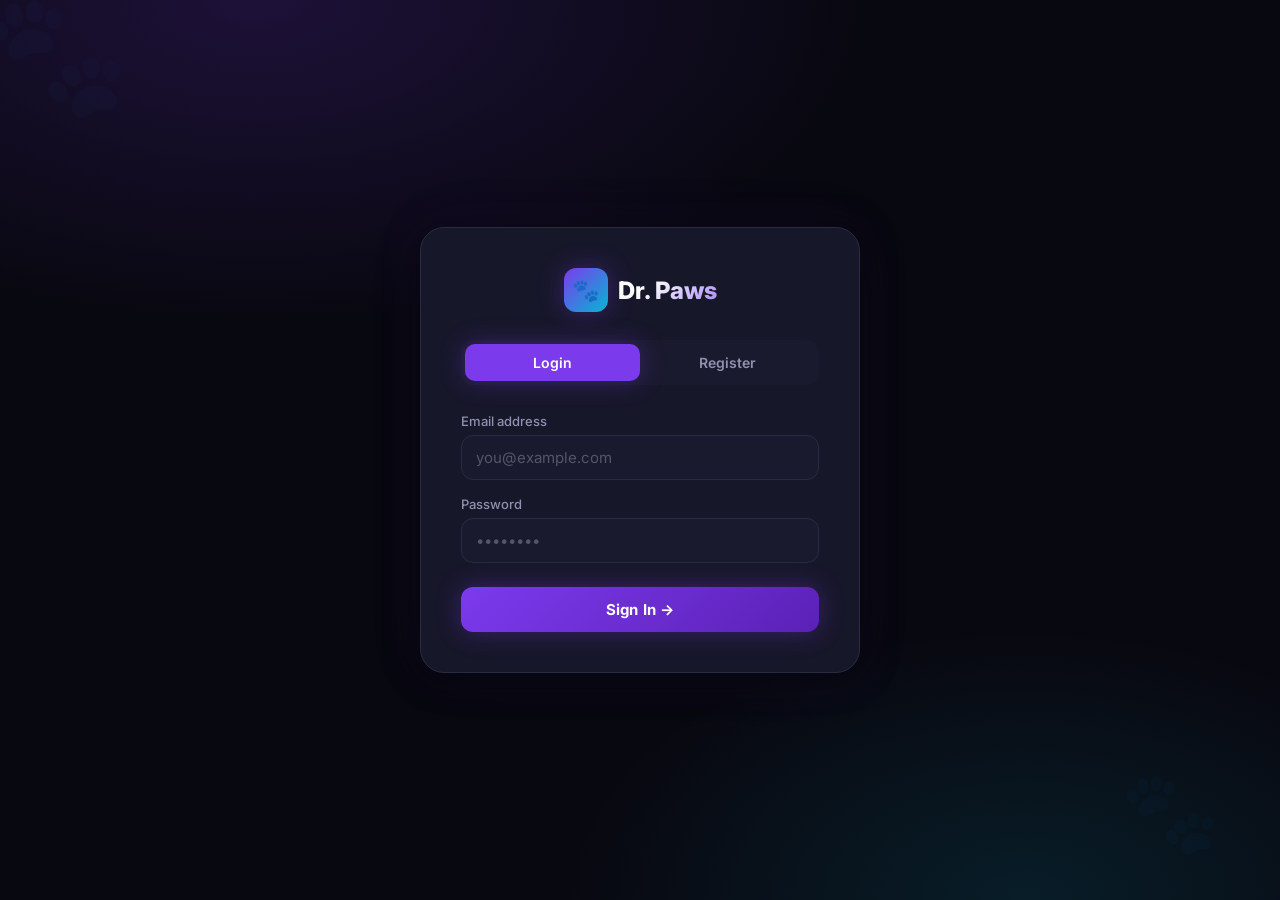
<file: frontend/index.html>
<!DOCTYPE html>
<html lang="en">
<head>
    <meta charset="UTF-8" />
    <meta name="viewport" content="width=device-width, initial-scale=1.0" />
    <title>Dr. Paws — Premium Pet Care Platform</title>
    <meta name="description" content="Dr. Paws — Your all-in-one pet care hub. AI vet chatbot, local vet finder, and instant pet store." />
    <link rel="icon" href="data:image/svg+xml,<svg xmlns='http://www.w3.org/2000/svg' viewBox='0 0 100 100'><text y='.9em' font-size='90'>🐾</text></svg>" />
    <link rel="stylesheet" href="css/main.css" />
</head>
<body>

<div class="auth-bg">
    <div class="auth-card">

        <!-- Logo -->
        <div class="auth-logo">
            <div class="auth-logo-icon">🐾</div>
            <span class="auth-logo-text">Dr. Paws</span>
        </div>

        <!-- Tab switcher -->
        <div class="auth-tabs">
            <button class="auth-tab active" data-tab="login">Login</button>
            <button class="auth-tab" data-tab="register">Register</button>
        </div>

        <!-- LOGIN FORM -->
        <form id="login-form">
            <div class="form-group">
                <label class="form-label" for="login-email">Email address</label>
                <input id="login-email" class="form-input" type="email" placeholder="you@example.com" required autocomplete="email" />
            </div>
            <div class="form-group">
                <label class="form-label" for="login-password">Password</label>
                <input id="login-password" class="form-input" type="password" placeholder="••••••••" required autocomplete="current-password" />
            </div>
            <p id="login-error" class="form-error hidden"></p>
            <button type="submit" class="btn-primary" data-label="Sign In →" style="margin-top:8px">
                Sign In →
            </button>
        </form>

        <!-- REGISTER FORM -->
        <form id="register-form" class="hidden">
            <div class="form-group">
                <label class="form-label" for="reg-name">Full name</label>
                <input id="reg-name" class="form-input" type="text" placeholder="Alex Johnson" required autocomplete="name" />
            </div>
            <div class="form-group">
                <label class="form-label" for="reg-email">Email address</label>
                <input id="reg-email" class="form-input" type="email" placeholder="you@example.com" required autocomplete="email" />
            </div>
            <div class="form-group">
                <label class="form-label" for="reg-password">Password</label>
                <input id="reg-password" class="form-input" type="password" placeholder="Min 8 characters" required autocomplete="new-password" />
            </div>
            <div class="form-group">
                <label class="form-label" for="reg-confirm">Confirm password</label>
                <input id="reg-confirm" class="form-input" type="password" placeholder="Repeat password" required autocomplete="new-password" />
            </div>
            <p id="reg-error" class="form-error hidden"></p>
            <button type="submit" class="btn-primary" data-label="Create Account →" style="margin-top:8px">
                Create Account →
            </button>
        </form>

    </div>
</div>

<!-- Toast Container -->
<div class="toast-container" id="toast-container"></div>

<script src="js/api.js"></script>
<script src="js/auth.js"></script>
</body>
</html>
</file>
<file: frontend/css/main.css>
/* ==========================================================
   Dr. Paws — Premium Dark Design System
   Spotify sidebar + Blinkit store + Amazon orders
   ========================================================== */

@import url('https://fonts.googleapis.com/css2?family=Inter:wght@300;400;500;600;700;800;900&display=swap');

/* ── 1. DESIGN TOKENS ─────────────────────────────────── */
:root {
    --bg-primary:     #080810;
    --bg-surface:     #10101c;
    --bg-card:        #17172a;
    --bg-card-hover:  #1e1e35;
    --bg-sidebar:     #0b0b16;
    --bg-input:       #1a1a2e;

    --accent-purple:       #7c3aed;
    --accent-purple-light: #a78bfa;
    --accent-purple-glow:  rgba(124,58,237,0.25);
    --accent-amber:        #f59e0b;
    --accent-amber-light:  #fcd34d;
    --accent-amber-glow:   rgba(245,158,11,0.25);
    --accent-teal:         #06b6d4;
    --accent-teal-glow:    rgba(6,182,212,0.2);
    --accent-green:        #10b981;
    --accent-green-glow:   rgba(16,185,129,0.2);
    --accent-red:          #ef4444;

    --text-primary:   #f0f0fa;
    --text-secondary: #9090b0;
    --text-muted:     #55556a;
    --border:         #1e1e35;
    --border-light:   #2a2a42;

    --sidebar-w: 258px;
    --header-h: 64px;

    --r-sm:  8px;
    --r-md:  12px;
    --r-lg:  16px;
    --r-xl:  24px;
    --r-full:9999px;

    --shadow-card:   0 4px 32px rgba(0,0,0,0.5);
    --shadow-purple: 0 0 24px rgba(124,58,237,0.35);
    --shadow-amber:  0 0 24px rgba(245,158,11,0.35);
    --shadow-teal:   0 0 24px rgba(6,182,212,0.25);

    --transition: 0.2s ease;
}

/* ── 2. RESET & BASE ─────────────────────────────────── */
*, *::before, *::after { box-sizing: border-box; margin: 0; padding: 0; }

html { font-size: 16px; scroll-behavior: smooth; }

body {
    font-family: 'Inter', sans-serif;
    background: var(--bg-primary);
    color: var(--text-primary);
    min-height: 100vh;
    -webkit-font-smoothing: antialiased;
    overflow-x: hidden;
}

a { color: inherit; text-decoration: none; }
img { max-width: 100%; }
button { cursor: pointer; border: none; outline: none; font-family: inherit; }
input, select, textarea { font-family: inherit; outline: none; }

/* ── 3. SCROLLBAR ─────────────────────────────────── */
::-webkit-scrollbar { width: 6px; height: 6px; }
::-webkit-scrollbar-track { background: var(--bg-surface); }
::-webkit-scrollbar-thumb { background: var(--border-light); border-radius: 3px; }
::-webkit-scrollbar-thumb:hover { background: var(--text-muted); }

/* ── 4. UTILITY ─────────────────────────────────── */
.hidden { display: none !important; }
.flex { display: flex; }
.flex-col { flex-direction: column; }
.items-center { align-items: center; }
.justify-between { justify-content: space-between; }
.gap-2 { gap: 8px; }
.gap-3 { gap: 12px; }
.gap-4 { gap: 16px; }
.w-full { width: 100%; }
.text-muted { color: var(--text-secondary); }
.text-sm { font-size: 0.8125rem; }
.text-xs { font-size: 0.75rem; }
.font-bold { font-weight: 700; }
.truncate { overflow: hidden; white-space: nowrap; text-overflow: ellipsis; }

/* ── 5. SPINNER ─────────────────────────────────── */
.spinner {
    display: inline-block;
    width: 14px; height: 14px;
    border: 2px solid rgba(255,255,255,0.3);
    border-top-color: #fff;
    border-radius: 50%;
    animation: spin 0.6s linear infinite;
    vertical-align: middle;
    margin-right: 6px;
}
@keyframes spin { to { transform: rotate(360deg); } }

/* ══════════════════════════════════════════════════════════
   AUTH PAGE
   ══════════════════════════════════════════════════════════ */
.auth-bg {
    min-height: 100vh;
    display: flex;
    align-items: center;
    justify-content: center;
    background:
        radial-gradient(ellipse 80% 60% at 20% 0%, rgba(124,58,237,0.18) 0%, transparent 60%),
        radial-gradient(ellipse 60% 50% at 80% 100%, rgba(6,182,212,0.12) 0%, transparent 60%),
        var(--bg-primary);
    padding: 24px;
    position: relative;
    overflow: hidden;
}

/* Floating paw prints */
.auth-bg::before {
    content: '🐾';
    position: absolute;
    font-size: 120px;
    opacity: 0.04;
    top: -20px;
    left: -20px;
    animation: floatPaw 8s ease-in-out infinite;
}
.auth-bg::after {
    content: '🐾';
    position: absolute;
    font-size: 80px;
    opacity: 0.04;
    bottom: 40px;
    right: 60px;
    animation: floatPaw 10s ease-in-out infinite reverse;
}
@keyframes floatPaw {
    0%, 100% { transform: translateY(0) rotate(-15deg); }
    50%       { transform: translateY(-30px) rotate(15deg); }
}

.auth-card {
    width: 100%;
    max-width: 440px;
    background: var(--bg-card);
    border: 1px solid var(--border-light);
    border-radius: var(--r-xl);
    padding: 40px;
    box-shadow: var(--shadow-card), 0 0 60px rgba(124,58,237,0.08);
    animation: slideUp 0.5s ease;
}
@keyframes slideUp {
    from { opacity: 0; transform: translateY(24px); }
    to   { opacity: 1; transform: translateY(0); }
}

.auth-logo {
    display: flex;
    align-items: center;
    justify-content: center;
    gap: 10px;
    margin-bottom: 28px;
}
.auth-logo-icon {
    width: 44px; height: 44px;
    background: linear-gradient(135deg, var(--accent-purple), var(--accent-teal));
    border-radius: var(--r-md);
    display: flex; align-items: center; justify-content: center;
    font-size: 22px;
    box-shadow: var(--shadow-purple);
}
.auth-logo-text {
    font-size: 1.5rem;
    font-weight: 800;
    background: linear-gradient(135deg, #fff 30%, var(--accent-purple-light));
    -webkit-background-clip: text;
    -webkit-text-fill-color: transparent;
    background-clip: text;
}

.auth-tabs {
    display: flex;
    background: var(--bg-input);
    border-radius: var(--r-md);
    padding: 4px;
    margin-bottom: 28px;
}
.auth-tab {
    flex: 1;
    text-align: center;
    padding: 10px;
    border-radius: calc(var(--r-md) - 2px);
    font-size: 0.875rem;
    font-weight: 600;
    color: var(--text-secondary);
    background: transparent;
    transition: all var(--transition);
}
.auth-tab.active {
    background: var(--accent-purple);
    color: #fff;
    box-shadow: var(--shadow-purple);
}

.form-group { margin-bottom: 16px; }
.form-label {
    display: block;
    font-size: 0.8125rem;
    font-weight: 500;
    color: var(--text-secondary);
    margin-bottom: 6px;
}
.form-input {
    width: 100%;
    background: var(--bg-input);
    border: 1px solid var(--border-light);
    border-radius: var(--r-md);
    padding: 12px 14px;
    color: var(--text-primary);
    font-size: 0.9375rem;
    transition: border-color var(--transition), box-shadow var(--transition);
}
.form-input:focus {
    border-color: var(--accent-purple);
    box-shadow: 0 0 0 3px var(--accent-purple-glow);
}
.form-input::placeholder { color: var(--text-muted); }

.btn-primary {
    width: 100%;
    padding: 13px;
    background: linear-gradient(135deg, var(--accent-purple), #5b21b6);
    color: #fff;
    border-radius: var(--r-md);
    font-size: 0.9375rem;
    font-weight: 700;
    transition: all var(--transition);
    box-shadow: var(--shadow-purple);
    letter-spacing: 0.01em;
}
.btn-primary:hover:not(:disabled) {
    transform: translateY(-1px);
    box-shadow: 0 8px 32px rgba(124,58,237,0.45);
}
.btn-primary:disabled { opacity: 0.6; cursor: not-allowed; transform: none; }

.form-error {
    background: rgba(239,68,68,0.12);
    border: 1px solid rgba(239,68,68,0.35);
    border-radius: var(--r-sm);
    color: #fca5a5;
    font-size: 0.8125rem;
    padding: 10px 12px;
    margin-top: 12px;
}

/* ══════════════════════════════════════════════════════════
   DASHBOARD SHELL
   ══════════════════════════════════════════════════════════ */
.dashboard {
    display: flex;
    min-height: 100vh;
}

/* ── SIDEBAR ─────────────────────────────────────────── */
.sidebar {
    width: var(--sidebar-w);
    min-height: 100vh;
    background: var(--bg-sidebar);
    border-right: 1px solid var(--border);
    display: flex;
    flex-direction: column;
    position: fixed;
    top: 0; left: 0;
    z-index: 100;
    padding: 24px 0;
}

.sidebar-logo {
    display: flex;
    align-items: center;
    gap: 10px;
    padding: 0 20px;
    margin-bottom: 32px;
}
.sidebar-logo-icon {
    width: 38px; height: 38px;
    background: linear-gradient(135deg, var(--accent-purple), var(--accent-teal));
    border-radius: 10px;
    display: flex; align-items: center; justify-content: center;
    font-size: 18px;
    box-shadow: var(--shadow-purple);
    flex-shrink: 0;
}
.sidebar-logo-text {
    font-size: 1.2rem;
    font-weight: 800;
    background: linear-gradient(135deg, #fff 30%, var(--accent-purple-light));
    -webkit-background-clip: text;
    -webkit-text-fill-color: transparent;
    background-clip: text;
}

.sidebar-section-label {
    font-size: 0.6875rem;
    font-weight: 700;
    letter-spacing: 0.08em;
    text-transform: uppercase;
    color: var(--text-muted);
    padding: 0 20px;
    margin-bottom: 6px;
    margin-top: 8px;
}

.nav-item {
    display: flex;
    align-items: center;
    gap: 12px;
    padding: 11px 20px;
    border-radius: 0;
    color: var(--text-secondary);
    font-size: 0.9rem;
    font-weight: 500;
    transition: all var(--transition);
    cursor: pointer;
    border-left: 3px solid transparent;
    background: transparent;
    width: 100%;
    text-align: left;
}
.nav-item:hover {
    color: var(--text-primary);
    background: rgba(255,255,255,0.04);
}
.nav-item.active {
    color: #fff;
    border-left-color: var(--accent-purple);
    background: rgba(124,58,237,0.12);
    font-weight: 600;
}
.nav-icon { font-size: 1.15rem; width: 20px; text-align: center; flex-shrink: 0; }

.sidebar-spacer { flex: 1; }

.sidebar-user {
    padding: 16px 20px;
    border-top: 1px solid var(--border);
}
.user-info {
    display: flex;
    align-items: center;
    gap: 10px;
    margin-bottom: 10px;
}
.user-avatar {
    width: 36px; height: 36px;
    border-radius: 50%;
    background: linear-gradient(135deg, var(--accent-purple), var(--accent-teal));
    display: flex; align-items: center; justify-content: center;
    font-weight: 700;
    font-size: 0.875rem;
    flex-shrink: 0;
}
.user-name {
    font-size: 0.875rem;
    font-weight: 600;
    color: var(--text-primary);
}
.user-email { font-size: 0.75rem; color: var(--text-muted); }

/* Premium gold badge */
.premium-badge {
    display: inline-flex;
    align-items: center;
    gap: 4px;
    font-size: 0.75rem;
    font-weight: 700;
    padding: 3px 8px;
    border-radius: var(--r-full);
    background: linear-gradient(90deg, #92400e, var(--accent-amber), #92400e);
    background-size: 200% auto;
    color: #fff;
    animation: shimmerGold 2.5s linear infinite;
    box-shadow: 0 0 12px rgba(245,158,11,0.4);
}
@keyframes shimmerGold {
    to { background-position: 200% center; }
}

.upgrade-link {
    font-size: 0.75rem;
    color: var(--accent-purple-light);
    font-weight: 500;
    cursor: pointer;
    transition: color var(--transition);
    background: none;
    padding: 0;
    display: inline-flex;
    align-items: center;
    gap: 4px;
}
.upgrade-link:hover { color: #fff; }

.logout-btn {
    display: flex;
    align-items: center;
    gap: 8px;
    width: 100%;
    background: transparent;
    color: var(--text-muted);
    font-size: 0.8125rem;
    padding: 6px 0;
    transition: color var(--transition);
}
.logout-btn:hover { color: var(--accent-red); }

/* ── MAIN CONTENT ─────────────────────────────────────── */
.main-content {
    margin-left: var(--sidebar-w);
    flex: 1;
    min-height: 100vh;
    display: flex;
    flex-direction: column;
}

.main-header {
    height: var(--header-h);
    background: rgba(8,8,16,0.85);
    backdrop-filter: blur(12px);
    border-bottom: 1px solid var(--border);
    display: flex;
    align-items: center;
    padding: 0 32px;
    gap: 16px;
    position: sticky;
    top: 0;
    z-index: 90;
}
.main-header h1 {
    font-size: 1.125rem;
    font-weight: 700;
    flex: 1;
}

.search-bar {
    display: flex;
    align-items: center;
    gap: 8px;
    background: var(--bg-input);
    border: 1px solid var(--border-light);
    border-radius: var(--r-full);
    padding: 8px 16px;
    width: 300px;
    transition: border-color var(--transition), box-shadow var(--transition);
}
.search-bar:focus-within {
    border-color: var(--accent-purple);
    box-shadow: 0 0 0 3px var(--accent-purple-glow);
}
.search-bar input {
    background: none;
    border: none;
    color: var(--text-primary);
    font-size: 0.875rem;
    flex: 1;
}
.search-bar input::placeholder { color: var(--text-muted); }

.tab-content { padding: 28px 32px; flex: 1; }
.tab-section { display: none; animation: fadeIn 0.3s ease; }
.tab-section.active { display: block; }
@keyframes fadeIn { from { opacity: 0; transform: translateY(8px); } to { opacity: 1; transform: translateY(0); } }

/* ══════════════════════════════════════════════════════════
   PET STORE
   ══════════════════════════════════════════════════════════ */
.category-pills {
    display: flex;
    gap: 8px;
    flex-wrap: wrap;
    margin-bottom: 24px;
}
.pill {
    display: flex;
    align-items: center;
    gap: 6px;
    padding: 8px 16px;
    border-radius: var(--r-full);
    border: 1px solid var(--border-light);
    background: var(--bg-card);
    color: var(--text-secondary);
    font-size: 0.8125rem;
    font-weight: 600;
    cursor: pointer;
    transition: all var(--transition);
}
.pill:hover { border-color: var(--accent-purple); color: var(--text-primary); }
.pill.active {
    background: var(--accent-purple);
    border-color: var(--accent-purple);
    color: #fff;
    box-shadow: var(--shadow-purple);
}

/* ── Amazon-style Price Filter Popup ───────────────────── */
.price-popup {
    display: none;
    position: absolute;
    top: calc(100% + 8px);
    right: 0;         /* anchors to right edge of pill */
    left: auto;
    z-index: 500;
    background: var(--bg-card);
    border: 1px solid var(--border-light);
    border-radius: var(--r-md);
    padding: 16px;
    width: 240px;
    box-shadow: 0 8px 32px rgba(0,0,0,0.5), 0 0 0 1px rgba(255,255,255,0.04);
    animation: popupIn 0.15s ease;
}
.price-popup.open { display: block; }

@keyframes popupIn {
    from { opacity: 0; transform: translateY(-6px); }
    to   { opacity: 1; transform: translateY(0); }
}

.price-popup-header {
    display: flex;
    justify-content: space-between;
    align-items: center;
    font-size: 0.8rem;
    color: var(--text-secondary);
    margin-bottom: 4px;
}

/* ── Dual-thumb Range Slider ───────────────────────────── */
.price-range-input {
    position: absolute;
    width: 100%;
    height: 100%;
    top: 0;
    left: 0;
    background: transparent;
    appearance: none;
    -webkit-appearance: none;
    pointer-events: none;  /* track is not clickable */
    outline: none;
    margin: 0;
}

.price-range-input::-webkit-slider-thumb {
    -webkit-appearance: none;
    appearance: none;
    width: 18px;
    height: 18px;
    border-radius: 50%;
    background: var(--accent-teal);
    border: 2px solid #fff;
    box-shadow: 0 0 0 3px var(--accent-teal-glow), 0 2px 6px rgba(0,0,0,0.4);
    cursor: grab;
    pointer-events: all;   /* thumb IS clickable */
    transition: transform 0.15s, box-shadow 0.15s;
    position: relative;
    z-index: 3;
}

.price-range-input::-webkit-slider-thumb:active {
    cursor: grabbing;
    transform: scale(1.2);
    box-shadow: 0 0 0 5px var(--accent-teal-glow);
}

.price-range-input::-moz-range-thumb {
    width: 18px;
    height: 18px;
    border-radius: 50%;
    background: var(--accent-teal);
    border: 2px solid #fff;
    box-shadow: 0 0 0 3px var(--accent-teal-glow);
    cursor: grab;
    pointer-events: all;
}

.price-range-input::-webkit-slider-runnable-track {
    background: transparent;
    height: 4px;
}

.product-grid {
    display: grid;
    grid-template-columns: repeat(auto-fill, minmax(200px, 1fr));
    gap: 18px;
}

.product-card {
    background: var(--bg-card);
    border: 1px solid var(--border);
    border-radius: var(--r-lg);
    overflow: hidden;
    transition: all var(--transition);
    position: relative;
    cursor: pointer;
}
.product-card:hover {
    transform: translateY(-4px);
    border-color: var(--border-light);
    box-shadow: var(--shadow-card);
}

.product-img {
    height: 140px;
    background: linear-gradient(135deg, var(--bg-surface), var(--bg-input));
    display: flex;
    align-items: center;
    justify-content: center;
    font-size: 3.5rem;
    position: relative;
}

.instant-badge {
    position: absolute;
    top: 10px;
    left: 10px;
    background: linear-gradient(90deg, #f59e0b, #ef4444);
    color: #fff;
    font-size: 0.65rem;
    font-weight: 800;
    padding: 3px 7px;
    border-radius: var(--r-full);
    letter-spacing: 0.05em;
}

.out-of-stock-overlay {
    position: absolute;
    inset: 0;
    background: rgba(0,0,0,0.55);
    display: flex;
    align-items: center;
    justify-content: center;
    color: #fca5a5;
    font-size: 0.75rem;
    font-weight: 700;
    letter-spacing: 0.05em;
}

.product-info { padding: 14px; }
.product-name {
    font-size: 0.875rem;
    font-weight: 600;
    margin-bottom: 4px;
    color: var(--text-primary);
    display: -webkit-box;
    -webkit-line-clamp: 2;
    -webkit-box-orient: vertical;
    overflow: hidden;
}
.product-price {
    font-size: 1rem;
    font-weight: 800;
    color: var(--accent-amber);
    margin-bottom: 4px;
}
.product-rating {
    font-size: 0.75rem;
    color: var(--text-muted);
    margin-bottom: 10px;
}
.product-rating .stars { color: var(--accent-amber); }

.btn-add-cart {
    width: 100%;
    padding: 8px;
    background: var(--bg-input);
    border: 1px solid var(--border-light);
    color: var(--text-primary);
    border-radius: var(--r-sm);
    font-size: 0.8125rem;
    font-weight: 600;
    transition: all var(--transition);
    display: flex;
    align-items: center;
    justify-content: center;
    gap: 6px;
}
.btn-add-cart:hover:not(:disabled) {
    background: var(--accent-amber);
    border-color: var(--accent-amber);
    color: #000;
    box-shadow: var(--shadow-amber);
}
.btn-add-cart:disabled { opacity: 0.4; cursor: not-allowed; }

/* Cart button in header */
.cart-btn {
    position: relative;
    background: var(--bg-card);
    border: 1px solid var(--border-light);
    border-radius: var(--r-md);
    padding: 8px 14px;
    color: var(--text-primary);
    font-size: 0.875rem;
    font-weight: 600;
    display: flex;
    align-items: center;
    gap: 8px;
    transition: all var(--transition);
}
.cart-btn:hover { border-color: var(--accent-amber); box-shadow: var(--shadow-amber); }
.cart-count {
    background: var(--accent-amber);
    color: #000;
    font-size: 0.7rem;
    font-weight: 800;
    border-radius: var(--r-full);
    min-width: 18px;
    height: 18px;
    display: inline-flex;
    align-items: center;
    justify-content: center;
    padding: 0 4px;
}

/* Cart Drawer */
.cart-drawer-overlay {
    position: fixed;
    inset: 0;
    background: rgba(0,0,0,0.6);
    backdrop-filter: blur(4px);
    z-index: 200;
    opacity: 0;
    pointer-events: none;
    transition: opacity var(--transition);
}
.cart-drawer-overlay.open { opacity: 1; pointer-events: all; }

.cart-drawer {
    position: fixed;
    top: 0; right: 0;
    width: 380px;
    height: 100vh;
    background: var(--bg-surface);
    border-left: 1px solid var(--border-light);
    z-index: 201;
    display: flex;
    flex-direction: column;
    transform: translateX(100%);
    transition: transform 0.3s cubic-bezier(0.4, 0, 0.2, 1);
    box-shadow: -8px 0 32px rgba(0,0,0,0.4);
}
.cart-drawer.open { transform: translateX(0); }

.cart-header {
    display: flex;
    align-items: center;
    justify-content: space-between;
    padding: 20px 24px;
    border-bottom: 1px solid var(--border);
}
.cart-header h2 { font-size: 1.125rem; font-weight: 700; }

.close-btn {
    width: 32px; height: 32px;
    background: var(--bg-card);
    border-radius: var(--r-sm);
    display: flex; align-items: center; justify-content: center;
    font-size: 1.1rem;
    color: var(--text-secondary);
    transition: all var(--transition);
}
.close-btn:hover { background: var(--bg-card-hover); color: var(--text-primary); }

.cart-items-list { flex: 1; overflow-y: auto; padding: 16px 24px; }

.cart-item {
    display: flex;
    align-items: center;
    gap: 12px;
    padding: 12px 0;
    border-bottom: 1px solid var(--border);
}
.cart-item-icon { font-size: 1.8rem; }
.cart-item-info { flex: 1; }
.cart-item-name { font-size: 0.875rem; font-weight: 600; margin-bottom: 2px; }
.cart-item-price { font-size: 0.8125rem; color: var(--accent-amber); font-weight: 700; }
.cart-item-qty { font-size: 0.75rem; color: var(--text-muted); }

.remove-item-btn {
    background: none;
    color: var(--text-muted);
    font-size: 1rem;
    padding: 4px;
    border-radius: var(--r-sm);
    transition: color var(--transition);
}
.remove-item-btn:hover { color: var(--accent-red); }

.cart-footer {
    padding: 20px 24px;
    border-top: 1px solid var(--border);
}
.cart-total {
    display: flex;
    justify-content: space-between;
    align-items: center;
    margin-bottom: 16px;
}
.cart-total-label { font-size: 0.875rem; color: var(--text-secondary); }
.cart-total-amount { font-size: 1.25rem; font-weight: 800; color: var(--accent-amber); }

.checkout-form { display: flex; flex-direction: column; gap: 10px; }
.checkout-form input {
    background: var(--bg-input);
    border: 1px solid var(--border-light);
    border-radius: var(--r-md);
    padding: 10px 14px;
    color: var(--text-primary);
    font-size: 0.875rem;
}
.checkout-form input:focus { border-color: var(--accent-amber); }

.btn-checkout {
    width: 100%;
    padding: 13px;
    background: linear-gradient(135deg, var(--accent-amber), #d97706);
    color: #000;
    border-radius: var(--r-md);
    font-size: 0.9375rem;
    font-weight: 800;
    transition: all var(--transition);
    box-shadow: var(--shadow-amber);
}
.btn-checkout:hover { transform: translateY(-1px); box-shadow: 0 8px 32px rgba(245,158,11,0.45); }
.btn-checkout:disabled { opacity: 0.5; cursor: not-allowed; transform: none; }

.empty-state {
    text-align: center;
    padding: 60px 24px;
    color: var(--text-muted);
}
.empty-state .empty-icon { font-size: 3.5rem; margin-bottom: 12px; opacity: 0.6; }
.empty-state p { font-size: 0.9rem; }

/* ══════════════════════════════════════════════════════════
   VET FINDER
   ══════════════════════════════════════════════════════════ */
.vet-layout {
    display: grid;
    grid-template-columns: 1fr 380px;
    gap: 20px;
    height: calc(100vh - var(--header-h) - 56px);
}

#vet-map {
    border-radius: var(--r-lg);
    overflow: hidden;
    border: 1px solid var(--border-light);
    min-height: 500px;
}

/* Override Leaflet dark */
.leaflet-container { 
    background: #10101c !important; 
    z-index: 10 !important; /* Forces a stacking context so Leaflet cannot escape and cover modals */
}

/* Keep Leaflet below our modals & panels */
.leaflet-pane         { z-index: 400 !important; }
.leaflet-top,
.leaflet-bottom       { z-index: 401 !important; }
.leaflet-popup-pane   { z-index: 500 !important; }
.leaflet-tooltip-pane { z-index: 501 !important; }

.leaflet-tile { filter: brightness(0.8) saturate(0.7) hue-rotate(185deg); }
.leaflet-popup-content-wrapper {
    background: var(--bg-card) !important;
    color: var(--text-primary) !important;
    border: 1px solid var(--border-light) !important;
    border-radius: var(--r-md) !important;
    box-shadow: var(--shadow-card) !important;
}
.leaflet-popup-tip { background: var(--bg-card) !important; }
.leaflet-popup-close-button { color: var(--text-secondary) !important; }

.vet-map-popup h3 { font-size: 0.9rem; font-weight: 700; margin-bottom: 4px; }
.vet-map-popup p { font-size: 0.78rem; color: var(--text-secondary); margin-bottom: 8px; }
.popup-view-btn {
    background: var(--accent-teal);
    color: #000;
    border-radius: var(--r-sm);
    padding: 5px 12px;
    font-size: 0.75rem;
    font-weight: 700;
    border: none;
    cursor: pointer;
    transition: all var(--transition);
}
.popup-view-btn:hover { opacity: 0.85; }

.vet-panel-area { position: relative; overflow: hidden; }

.vet-cards-list {
    height: 100%;
    overflow-y: auto;
    display: flex;
    flex-direction: column;
    gap: 12px;
}

.vet-card {
    background: var(--bg-card);
    border: 1px solid var(--border);
    border-radius: var(--r-lg);
    padding: 16px;
    cursor: pointer;
    transition: all var(--transition);
}
.vet-card:hover {
    border-color: var(--accent-teal);
    box-shadow: var(--shadow-teal);
    transform: translateX(2px);
}
.vet-card-top { display: flex; align-items: center; gap: 12px; margin-bottom: 10px; }
.vet-avatar {
    width: 44px; height: 44px;
    border-radius: 50%;
    background: linear-gradient(135deg, var(--accent-teal), var(--accent-purple));
    display: flex; align-items: center; justify-content: center;
    font-size: 1.2rem;
    flex-shrink: 0;
}
.vet-name { font-size: 0.9rem; font-weight: 700; }
.vet-clinic { font-size: 0.78rem; color: var(--text-secondary); }
.vet-rating { margin-left: auto; text-align: right; }
.vet-rating .stars { color: var(--accent-amber); font-size: 0.75rem; }
.vet-rating .score { font-size: 0.8rem; font-weight: 700; }
.vet-specialties {
    display: flex;
    gap: 6px;
    flex-wrap: wrap;
}
.specialty-tag {
    background: var(--accent-teal-glow);
    border: 1px solid var(--accent-teal);
    color: var(--accent-teal);
    font-size: 0.7rem;
    font-weight: 600;
    padding: 3px 8px;
    border-radius: var(--r-full);
}

/* Slide-over panel */
.vet-slideover {
    position: absolute;
    top: 0; right: 0;
    width: 100%;
    height: 100%;
    background: var(--bg-surface);
    border: 1px solid var(--border-light);
    border-radius: var(--r-lg);
    transform: translateX(110%);
    transition: transform 0.35s cubic-bezier(0.4, 0, 0.2, 1);
    overflow-y: auto;
    display: flex;
    flex-direction: column;
}
.vet-slideover.open { transform: translateX(0); }

.slideover-header {
    display: flex;
    align-items: center;
    gap: 12px;
    padding: 20px;
    border-bottom: 1px solid var(--border);
}
.slideover-body { padding: 20px; flex: 1; }
.slideover-footer { padding: 20px; border-top: 1px solid var(--border); }

.vet-detail-avatar {
    width: 56px; height: 56px;
    border-radius: 50%;
    background: linear-gradient(135deg, var(--accent-teal), var(--accent-purple));
    display: flex; align-items: center; justify-content: center;
    font-size: 1.6rem;
    flex-shrink: 0;
    box-shadow: var(--shadow-teal);
}
.vet-detail-name { font-size: 1.1rem; font-weight: 800; }
.vet-detail-clinic { font-size: 0.85rem; color: var(--text-secondary); }

.detail-row {
    display: flex;
    align-items: flex-start;
    gap: 10px;
    padding: 12px 0;
    border-bottom: 1px solid var(--border);
    font-size: 0.875rem;
}
.detail-row:last-child { border-bottom: none; }
.detail-icon { font-size: 1rem; flex-shrink: 0; margin-top: 1px; }
.detail-label { font-size: 0.75rem; color: var(--text-muted); margin-bottom: 2px; }
.detail-value { color: var(--text-primary); font-weight: 500; }

.btn-book {
    width: 100%;
    padding: 13px;
    background: linear-gradient(135deg, var(--accent-teal), #0284c7);
    color: #fff;
    border-radius: var(--r-md);
    font-size: 0.9375rem;
    font-weight: 700;
    transition: all var(--transition);
    box-shadow: var(--shadow-teal);
}
.btn-book:hover { transform: translateY(-1px); box-shadow: 0 8px 32px rgba(6,182,212,0.45); }

/* ══════════════════════════════════════════════════════════
   AI CHAT
   ══════════════════════════════════════════════════════════ */
.chat-layout {
    display: grid;
    grid-template-columns: 240px 1fr;
    gap: 20px;
    height: calc(100vh - var(--header-h) - 56px);
}

.chat-sidebar {
    background: var(--bg-card);
    border: 1px solid var(--border);
    border-radius: var(--r-lg);
    display: flex;
    flex-direction: column;
    overflow: hidden;
}
.chat-sidebar-header {
    padding: 16px;
    border-bottom: 1px solid var(--border);
    display: flex;
    align-items: center;
    justify-content: space-between;
}
.chat-sidebar-header h3 { font-size: 0.875rem; font-weight: 700; }

.btn-new-chat {
    background: var(--accent-purple);
    color: #fff;
    border-radius: var(--r-sm);
    padding: 6px 12px;
    font-size: 0.75rem;
    font-weight: 700;
    transition: all var(--transition);
}
.btn-new-chat:hover { box-shadow: var(--shadow-purple); opacity: 0.9; }

.session-list { flex: 1; overflow-y: auto; padding: 8px; }
.session-item {
    padding: 10px 12px;
    border-radius: var(--r-sm);
    cursor: pointer;
    transition: background var(--transition);
    font-size: 0.8125rem;
    color: var(--text-secondary);
    margin-bottom: 2px;
}
.session-item:hover { background: var(--bg-card-hover); color: var(--text-primary); }
.session-item.active { background: var(--accent-purple-glow); color: var(--accent-purple-light); font-weight: 600; }
.session-date { font-size: 0.7rem; color: var(--text-muted); margin-top: 2px; }

.chat-main {
    background: var(--bg-card);
    border: 1px solid var(--border);
    border-radius: var(--r-lg);
    display: flex;
    flex-direction: column;
    overflow: hidden;
}

.chat-top-bar {
    padding: 16px 20px;
    border-bottom: 1px solid var(--border);
    display: flex;
    align-items: center;
    justify-content: space-between;
}
.chat-top-bar .bot-info { display: flex; align-items: center; gap: 10px; }
.bot-avatar {
    width: 36px; height: 36px;
    border-radius: 50%;
    background: linear-gradient(135deg, var(--accent-green), var(--accent-teal));
    display: flex; align-items: center; justify-content: center;
    font-size: 1.1rem;
    box-shadow: var(--shadow-teal);
}
.bot-name { font-size: 0.9rem; font-weight: 700; }
.bot-status { font-size: 0.72rem; color: var(--accent-green); }
.bot-status::before {
    content: '●';
    margin-right: 4px;
    animation: pulse 2s ease infinite;
}
@keyframes pulse { 0%,100%{opacity:1} 50%{opacity:0.4} }

.query-counter {
    font-size: 0.78rem;
    color: var(--text-muted);
    background: var(--bg-input);
    border-radius: var(--r-full);
    padding: 4px 10px;
}
.query-counter .used { color: var(--accent-amber); font-weight: 700; }

.messages-area {
    flex: 1;
    overflow-y: auto;
    padding: 20px;
    display: flex;
    flex-direction: column;
    gap: 16px;
}

.message-row { display: flex; gap: 10px; align-items: flex-end; }
.message-row.user { flex-direction: row-reverse; }

.msg-avatar {
    width: 30px; height: 30px;
    border-radius: 50%;
    display: flex; align-items: center; justify-content: center;
    font-size: 0.85rem;
    flex-shrink: 0;
}
.msg-avatar.bot { background: linear-gradient(135deg, var(--accent-green), var(--accent-teal)); }
.msg-avatar.user { background: linear-gradient(135deg, var(--accent-purple), var(--accent-purple-light)); }

.message-bubble {
    max-width: 70%;
    padding: 12px 16px;
    border-radius: var(--r-lg);
    font-size: 0.875rem;
    line-height: 1.55;
    position: relative;
}
.message-bubble.bot {
    background: var(--bg-input);
    border: 1px solid var(--border-light);
    border-bottom-left-radius: 4px;
    color: var(--text-primary);
}
.message-bubble.user {
    background: linear-gradient(135deg, var(--accent-purple), #5b21b6);
    border-bottom-right-radius: 4px;
    color: #fff;
}
.msg-time { font-size: 0.68rem; color: var(--text-muted); margin-top: 4px; }

/* Typing indicator */
.typing-indicator {
    display: flex;
    align-items: center;
    gap: 10px;
}
.typing-dots {
    display: flex;
    gap: 4px;
    background: var(--bg-input);
    border: 1px solid var(--border-light);
    border-radius: var(--r-lg);
    border-bottom-left-radius: 4px;
    padding: 12px 16px;
}
.typing-dot {
    width: 8px; height: 8px;
    border-radius: 50%;
    background: var(--text-muted);
    animation: bounce 1.2s ease infinite;
}
.typing-dot:nth-child(2) { animation-delay: 0.2s; }
.typing-dot:nth-child(3) { animation-delay: 0.4s; }
@keyframes bounce {
    0%,80%,100% { transform: translateY(0); }
    40%          { transform: translateY(-8px); }
}

/* Limit banner */
.limit-banner {
    margin: 12px 20px;
    background: rgba(245,158,11,0.1);
    border: 1px solid rgba(245,158,11,0.35);
    border-radius: var(--r-md);
    padding: 12px 16px;
    display: flex;
    align-items: center;
    justify-content: space-between;
    gap: 12px;
    animation: slideUp 0.3s ease;
}
.limit-banner p { font-size: 0.8125rem; color: var(--accent-amber-light); }
.btn-upgrade {
    background: var(--accent-amber);
    color: #000;
    border-radius: var(--r-sm);
    padding: 6px 14px;
    font-size: 0.78rem;
    font-weight: 800;
    white-space: nowrap;
    transition: all var(--transition);
}
.btn-upgrade:hover { transform: scale(1.04); }

.chat-input-area {
    padding: 16px 20px;
    border-top: 1px solid var(--border);
    display: flex;
    gap: 10px;
    align-items: flex-end;
}
.chat-input-wrap {
    flex: 1;
    background: var(--bg-input);
    border: 1px solid var(--border-light);
    border-radius: var(--r-lg);
    display: flex;
    align-items: center;
    gap: 8px;
    padding: 10px 14px;
    transition: border-color var(--transition), box-shadow var(--transition);
}
.chat-input-wrap:focus-within {
    border-color: var(--accent-purple);
    box-shadow: 0 0 0 3px var(--accent-purple-glow);
}
.chat-input-wrap textarea {
    flex: 1;
    background: none;
    border: none;
    color: var(--text-primary);
    font-size: 0.875rem;
    resize: none;
    max-height: 120px;
    line-height: 1.5;
    padding: 0;
}
.chat-input-wrap textarea::placeholder { color: var(--text-muted); }

.btn-send {
    width: 40px; height: 40px;
    border-radius: var(--r-md);
    background: var(--accent-purple);
    color: #fff;
    font-size: 1rem;
    display: flex; align-items: center; justify-content: center;
    transition: all var(--transition);
    flex-shrink: 0;
    box-shadow: var(--shadow-purple);
}
.btn-send:hover { transform: scale(1.08); }
.btn-send:disabled { opacity: 0.4; cursor: not-allowed; transform: none; }

/* ══════════════════════════════════════════════════════════
   ORDERS
   ══════════════════════════════════════════════════════════ */
.orders-grid { display: flex; flex-direction: column; gap: 16px; max-width: 800px; }

.order-card {
    background: var(--bg-card);
    border: 1px solid var(--border);
    border-radius: var(--r-lg);
    overflow: hidden;
    transition: border-color var(--transition);
}
.order-card:hover { border-color: var(--border-light); }

.order-header {
    display: flex;
    align-items: center;
    justify-content: space-between;
    padding: 16px 20px;
    cursor: pointer;
}
.order-id { font-size: 0.8125rem; font-weight: 700; color: var(--text-secondary); }
.order-total { font-size: 1rem; font-weight: 800; color: var(--accent-amber); }
.order-date { font-size: 0.75rem; color: var(--text-muted); }

.status-chip {
    display: inline-flex;
    align-items: center;
    gap: 5px;
    font-size: 0.72rem;
    font-weight: 700;
    padding: 4px 10px;
    border-radius: var(--r-full);
    letter-spacing: 0.04em;
    text-transform: uppercase;
}
.status-chip.pending       { background: rgba(245,158,11,0.15); color: var(--accent-amber); border: 1px solid rgba(245,158,11,0.3); }
.status-chip.out_for_delivery { background: rgba(6,182,212,0.15); color: var(--accent-teal); border: 1px solid rgba(6,182,212,0.3); }
.status-chip.delivered     { background: rgba(16,185,129,0.15); color: var(--accent-green); border: 1px solid rgba(16,185,129,0.3); }
.status-chip.cancelled     { background: rgba(239,68,68,0.1); color: var(--accent-red); border: 1px solid rgba(239,68,68,0.25); }

.order-body { padding: 0 20px 16px; border-top: 1px solid var(--border); }
.order-item {
    display: flex;
    align-items: center;
    gap: 10px;
    padding: 10px 0;
    font-size: 0.875rem;
    border-bottom: 1px solid var(--border);
}
.order-item:last-child { border-bottom: none; }
.order-item-icon { font-size: 1.4rem; }
.order-item-name { flex: 1; }
.order-item-price { color: var(--accent-amber); font-weight: 700; }

.delivery-timeline {
    display: flex;
    align-items: center;
    gap: 0;
    margin-top: 16px;
}
.timeline-step {
    display: flex;
    flex-direction: column;
    align-items: center;
    flex: 1;
    position: relative;
}
.timeline-dot {
    width: 24px; height: 24px;
    border-radius: 50%;
    border: 2px solid var(--border-light);
    background: var(--bg-card);
    display: flex; align-items: center; justify-content: center;
    font-size: 0.65rem;
    z-index: 1;
    transition: all var(--transition);
}
.timeline-dot.done { background: var(--accent-green); border-color: var(--accent-green); color: #fff; }
.timeline-dot.current { background: var(--accent-amber); border-color: var(--accent-amber); color: #000; animation: pulse 2s infinite; }
.timeline-line {
    position: absolute;
    top: 12px;
    left: 50%;
    width: 100%;
    height: 2px;
    background: var(--border);
}
.timeline-line.done { background: var(--accent-green); }
.timeline-label { font-size: 0.62rem; color: var(--text-muted); margin-top: 6px; text-align: center; }

/* ══════════════════════════════════════════════════════════
   MY PETS
   ══════════════════════════════════════════════════════════ */
.pets-grid {
    display: grid;
    grid-template-columns: repeat(auto-fill, minmax(220px, 1fr));
    gap: 20px;
    margin-bottom: 24px;
}

.pet-card {
    background: var(--bg-card);
    border: 1px solid var(--border);
    border-radius: var(--r-lg);
    padding: 20px;
    text-align: center;
    transition: all var(--transition);
}
.pet-card:hover { transform: translateY(-4px); border-color: var(--border-light); box-shadow: var(--shadow-card); }
.pet-emoji { font-size: 3rem; margin-bottom: 10px; }
.pet-card-name { font-size: 1rem; font-weight: 700; margin-bottom: 4px; }
.pet-card-species { font-size: 0.8125rem; color: var(--text-secondary); margin-bottom: 2px; }
.pet-card-breed { font-size: 0.78rem; color: var(--text-muted); }
.pet-card-age { font-size: 0.78rem; color: var(--accent-purple-light); margin-top: 6px; }
.pet-history {
    font-size: 0.75rem;
    color: var(--text-muted);
    margin-top: 8px;
    padding-top: 8px;
    border-top: 1px solid var(--border);
    text-align: left;
    line-height: 1.4;
}

.add-pet-card {
    background: var(--bg-card);
    border: 2px dashed var(--border-light);
    border-radius: var(--r-lg);
    padding: 20px;
    text-align: center;
    cursor: pointer;
    transition: all var(--transition);
    display: flex;
    flex-direction: column;
    align-items: center;
    justify-content: center;
    gap: 8px;
    min-height: 180px;
}
.add-pet-card:hover {
    border-color: var(--accent-purple);
    background: var(--accent-purple-glow);
}
.add-pet-card .add-icon { font-size: 2.5rem; }
.add-pet-card span { font-size: 0.875rem; color: var(--text-secondary); font-weight: 600; }

/* ══════════════════════════════════════════════════════════
   SETTINGS
   ══════════════════════════════════════════════════════════ */
.settings-card {
    background: var(--bg-card);
    border: 1px solid var(--border);
    border-radius: var(--r-lg);
    padding: 28px;
    max-width: 560px;
    margin-bottom: 20px;
}
.settings-card h2 { font-size: 1rem; font-weight: 700; margin-bottom: 20px; }

.setting-row {
    display: flex;
    justify-content: space-between;
    align-items: center;
    padding: 14px 0;
    border-bottom: 1px solid var(--border);
}
.setting-row:last-child { border-bottom: none; }
.setting-label { font-size: 0.875rem; color: var(--text-secondary); }
.setting-value { font-size: 0.875rem; font-weight: 600; }

.upgrade-banner {
    background: linear-gradient(135deg, rgba(124,58,237,0.15), rgba(6,182,212,0.1));
    border: 1px solid rgba(124,58,237,0.4);
    border-radius: var(--r-lg);
    padding: 28px;
    max-width: 560px;
    text-align: center;
}
.upgrade-banner h2 { font-size: 1.25rem; font-weight: 800; margin-bottom: 8px; }
.upgrade-banner p { color: var(--text-secondary); font-size: 0.875rem; margin-bottom: 20px; }
.upgrade-features {
    list-style: none;
    margin-bottom: 24px;
    text-align: left;
    display: inline-block;
}
.upgrade-features li {
    display: flex;
    align-items: center;
    gap: 8px;
    font-size: 0.875rem;
    color: var(--text-primary);
    margin-bottom: 8px;
}
.upgrade-features li::before { content: '✦'; color: var(--accent-amber); font-size: 0.7rem; }

.btn-go-premium {
    display: inline-flex;
    align-items: center;
    gap: 8px;
    padding: 13px 32px;
    background: linear-gradient(135deg, var(--accent-amber), #d97706);
    color: #000;
    border-radius: var(--r-md);
    font-size: 0.9375rem;
    font-weight: 800;
    transition: all var(--transition);
    box-shadow: var(--shadow-amber);
}
.btn-go-premium:hover { transform: translateY(-2px); box-shadow: 0 8px 40px rgba(245,158,11,0.5); }

/* ══════════════════════════════════════════════════════════
   MODAL
   ══════════════════════════════════════════════════════════ */
.modal-overlay {
    position: fixed;
    inset: 0;
    background: rgba(0,0,0,0.7);
    backdrop-filter: blur(6px);
    z-index: 1001; /* must beat Leaflet's max ~700 */
    display: flex;
    align-items: center;
    justify-content: center;
    opacity: 0;
    pointer-events: none;
    transition: opacity var(--transition);
    padding: 24px;
}
.modal-overlay.open { opacity: 1; pointer-events: all; }

.modal {
    background: var(--bg-surface);
    border: 1px solid var(--border-light);
    border-radius: var(--r-xl);
    padding: 32px;
    width: 100%;
    max-width: 480px;
    box-shadow: var(--shadow-card), 0 0 60px rgba(0,0,0,0.4);
    animation: slideUp 0.3s ease;
}
.modal-header {
    display: flex;
    align-items: center;
    justify-content: space-between;
    margin-bottom: 24px;
}
.modal-header h2 { font-size: 1.125rem; font-weight: 800; }
.modal-body { display: flex; flex-direction: column; gap: 14px; }
.modal-footer { margin-top: 24px; display: flex; gap: 10px; }
.btn-secondary {
    flex: 1;
    padding: 11px;
    background: var(--bg-input);
    border: 1px solid var(--border-light);
    border-radius: var(--r-md);
    color: var(--text-secondary);
    font-size: 0.875rem;
    font-weight: 600;
    transition: all var(--transition);
}
.btn-secondary:hover { background: var(--bg-card-hover); color: var(--text-primary); }

/* ══════════════════════════════════════════════════════════
   TOAST NOTIFICATIONS
   ══════════════════════════════════════════════════════════ */
.toast-container {
    position: fixed;
    bottom: 24px;
    right: 24px;
    z-index: 999;
    display: flex;
    flex-direction: column;
    gap: 10px;
}
.toast {
    display: flex;
    align-items: center;
    gap: 10px;
    background: var(--bg-card);
    border: 1px solid var(--border-light);
    border-radius: var(--r-md);
    padding: 14px 18px;
    box-shadow: var(--shadow-card);
    font-size: 0.875rem;
    min-width: 280px;
    max-width: 380px;
    animation: slideInRight 0.3s ease;
}
.toast.success { border-left: 3px solid var(--accent-green); }
.toast.error   { border-left: 3px solid var(--accent-red); }
.toast.info    { border-left: 3px solid var(--accent-purple); }
@keyframes slideInRight {
    from { transform: translateX(110%); opacity: 0; }
    to   { transform: translateX(0); opacity: 1; }
}

/* ══════════════════════════════════════════════════════════
   SECTION HEADINGS & MISC
   ══════════════════════════════════════════════════════════ */
.section-heading {
    font-size: 1.25rem;
    font-weight: 800;
    margin-bottom: 20px;
    display: flex;
    align-items: center;
    gap: 10px;
}
.section-heading span { font-size: 1.3rem; }

.vet-filter-bar {
    display: flex;
    gap: 10px;
    margin-bottom: 14px;
    flex-wrap: wrap;
}
.vet-filter-input {
    flex: 1;
    min-width: 120px;
    background: var(--bg-input);
    border: 1px solid var(--border-light);
    border-radius: var(--r-md);
    padding: 8px 12px;
    color: var(--text-primary);
    font-size: 0.8125rem;
}
.vet-filter-input:focus { border-color: var(--accent-teal); }
.btn-filter {
    background: var(--accent-teal);
    color: #000;
    border-radius: var(--r-md);
    padding: 8px 16px;
    font-size: 0.8125rem;
    font-weight: 700;
    transition: all var(--transition);
}
.btn-filter:hover { opacity: 0.85; }

.loading-skeleton {
    background: linear-gradient(90deg, var(--bg-card) 25%, var(--bg-card-hover) 50%, var(--bg-card) 75%);
    background-size: 200% auto;
    animation: shimmer 1.5s linear infinite;
    border-radius: var(--r-md);
}
@keyframes shimmer { to { background-position: -200% center; } }

/* ══════════════════════════════════════════════════════════
   RESPONSIVE
   ══════════════════════════════════════════════════════════ */
@media (max-width: 1100px) {
    .vet-layout { grid-template-columns: 1fr 320px; }
}
@media (max-width: 860px) {
    :root { --sidebar-w: 0px; }
    .sidebar { transform: translateX(-100%); transition: transform 0.3s ease; }
    .sidebar.open { transform: translateX(0); width: 260px; }
    .main-content { margin-left: 0; }
    .vet-layout, .chat-layout { grid-template-columns: 1fr; }
    .tab-content { padding: 20px 16px; }
}
</file>
